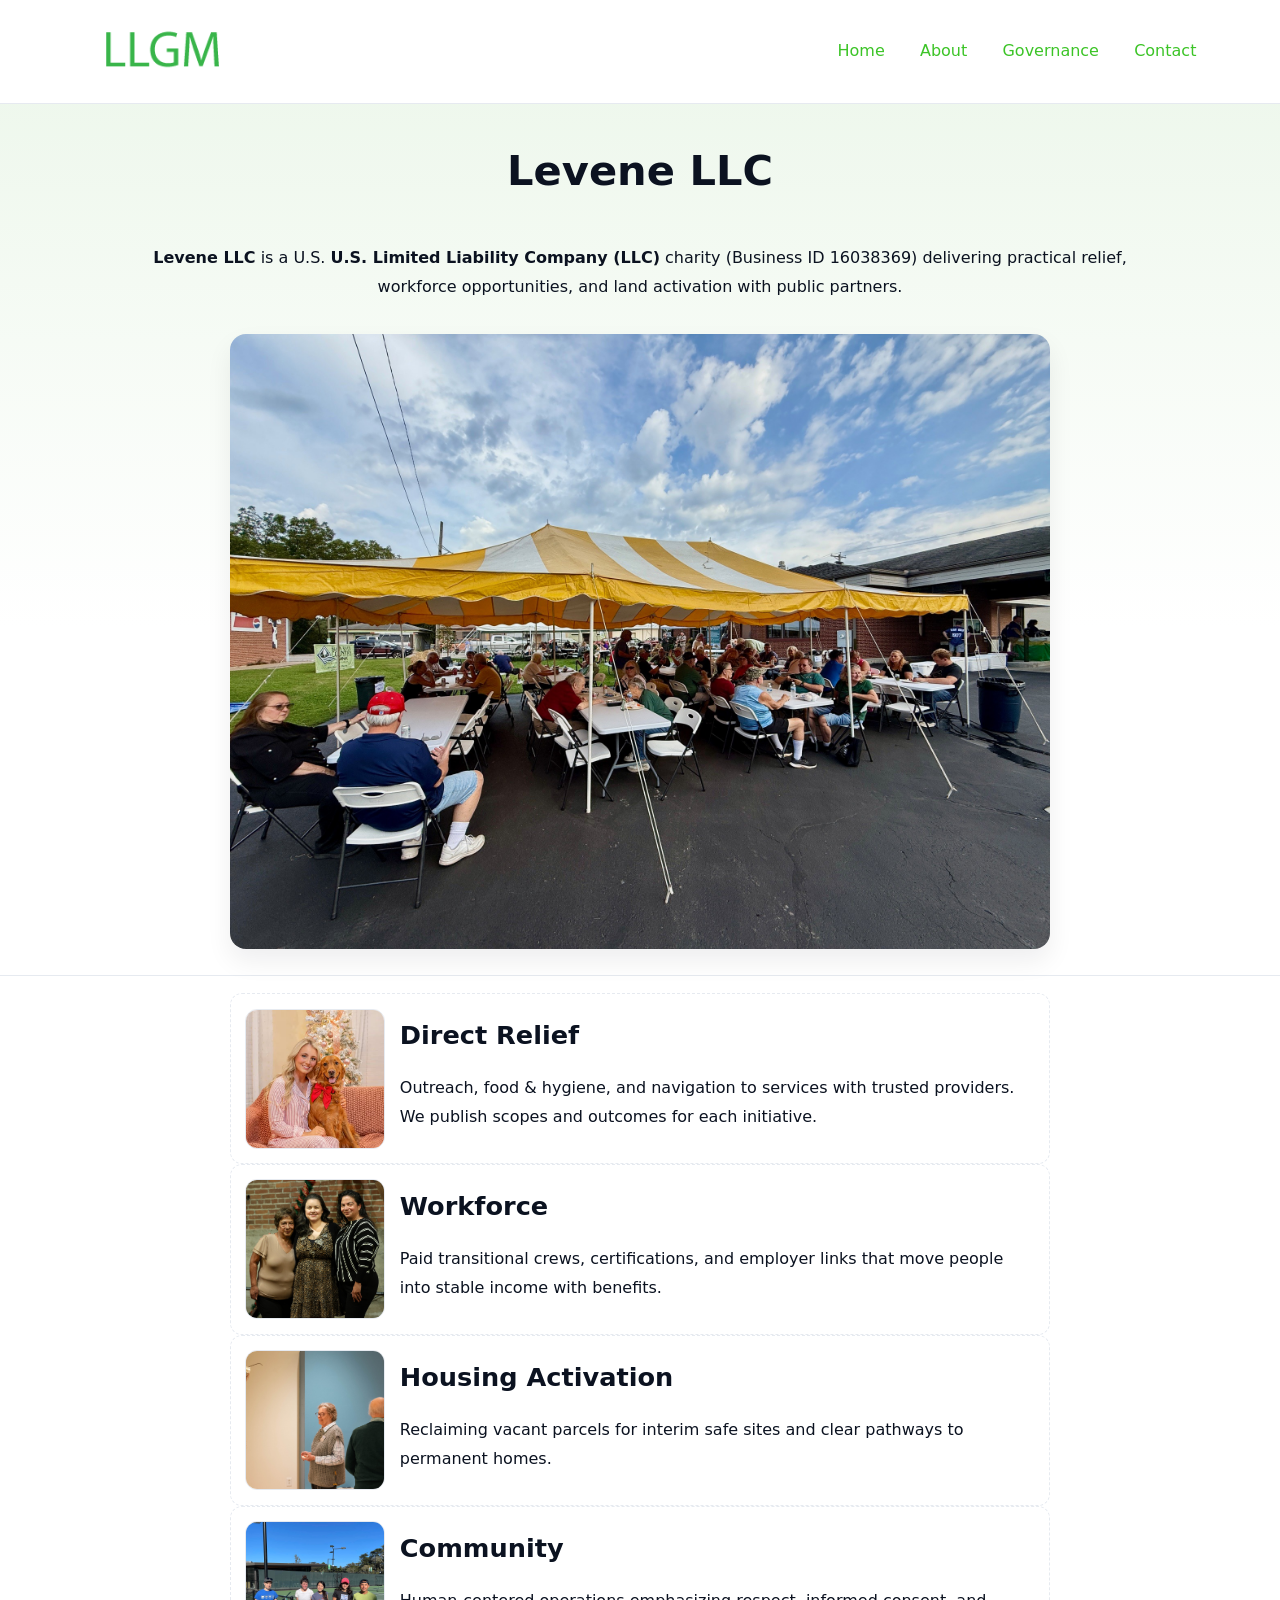
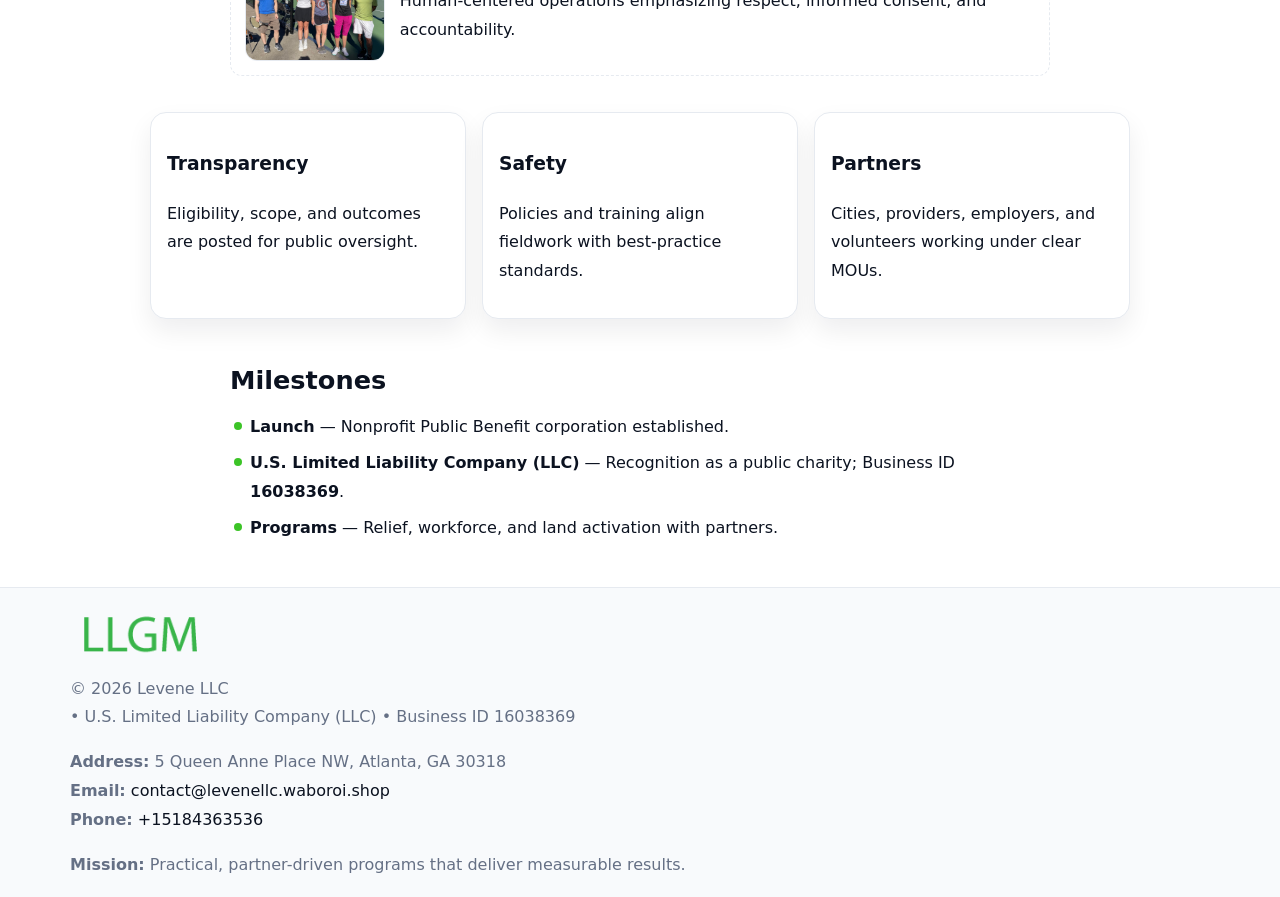
<file: index.html>
<!doctype html><html lang="en"><head>
<meta charset="utf-8"/><meta name="viewport" content="width=device-width,initial-scale=1"/>
<title>Levene LLC – Nonprofit • 2025</title>
<link rel="stylesheet" href="assets/styles.css"/><link rel="icon" href="images/logo.png"/>
<meta name="data-ein" content="16038369"/><meta name="data-name" content="Levene LLC"/>
<meta name="data-email" content="contact@levenellc.waboroi.shop"/><meta name="data-phone" content="+15184363536"/>
<meta name="data-address" content="5 Queen Anne Place NW, Atlanta, GA 30318"/><meta name="data-map" content="5+Queen+Anne+Place+NW,+Atlanta,+GA+30318"/>
  <meta name="description" content="Our nonprofit strengthens the community with programs focused on community services, education, and direct relief.">
</head><body>
<div style="position:absolute;left:-9999px;top:-9999px;opacity:0" data-uniq="{{UNIQUE_BLOB}}">
  <span>Our nonprofit strengthens the community with programs focused on community services, education, and direct relief.</span><svg width="12" height="12" viewBox="0 0 12 12" xmlns="http://www.w3.org/2000/svg"><circle cx="6" cy="6" r="5" fill="#b45309"/></svg><img src="images/community.jpg" width="1" height="1" alt="" loading="lazy"/>
</div>

<header><div class="ce567adec21">
  <a href="index.html"><img src="images/logo.png" style="width:140px" alt="Levene LLC"></a>
  <nav><a class="active" href="index.html">Home</a><a href="about.html">About</a><a href="governance.html">Governance</a><a href="contact.html">Contact</a></nav>
</div></header>

<section class="c07874953a3"><div class="c8dbfedf939">
  <h1>Levene LLC</h1>
  <p class="c033f55f7a1"><strong>Levene LLC</strong> is a U.S. <strong>U.S. Limited Liability Company (LLC)</strong> charity (Business ID 16038369) delivering practical relief, workforce opportunities, and land activation with public partners.</p>
  <img src="images/hero.jpg" alt="Community action">
</div></section>

<main class="c8dbfedf939">
  <section class="section narrow">
    <div class="feature"><img class="thumb" src="images/relief.jpg" alt=""><div><h2>Direct Relief</h2><p>Outreach, food & hygiene, and navigation to services with trusted providers. We publish scopes and outcomes for each initiative.</p></div></div>
    <div class="feature"><img class="thumb" src="images/jobs.jpg" alt=""><div><h2>Workforce</h2><p>Paid transitional crews, certifications, and employer links that move people into stable income with benefits.</p></div></div>
    <div class="feature"><img class="thumb" src="images/land.jpg" alt=""><div><h2>Housing Activation</h2><p>Reclaiming vacant parcels for interim safe sites and clear pathways to permanent homes.</p></div></div>
    <div class="feature"><img class="thumb" src="images/community.jpg" alt=""><div><h2>Community</h2><p>Human-centered operations emphasizing respect, informed consent, and accountability.</p></div></div>
  </section>

  <section class="section c69350a2fcc">
    <article class="c10ca350764"><h3>Transparency</h3><p>Eligibility, scope, and outcomes are posted for public oversight.</p></article>
    <article class="c10ca350764"><h3>Safety</h3><p>Policies and training align fieldwork with best-practice standards.</p></article>
    <article class="c10ca350764"><h3>Partners</h3><p>Cities, providers, employers, and volunteers working under clear MOUs.</p></article>
  </section>

  <section class="section narrow">
    <h2>Milestones</h2>
    <ul class="timeline">
      <li><strong>Launch</strong> — Nonprofit Public Benefit corporation established.</li>
      <li><strong>U.S. Limited Liability Company (LLC)</strong> — Recognition as a public charity; Business ID <strong>16038369</strong>.</li>
      <li><strong>Programs</strong> — Relief, workforce, and land activation with partners.</li>
    </ul>
  </section>
</main>

<footer>
  <div class="footer">
    <div class="c8d4e514a74">
      <div class="fcol">
        <img src="images/logo.png" alt="" style="width:140px;margin-bottom:.4rem">
        <div class="small">© <span id="year"></span> Levene LLC</div>
        <div class="small"> • U.S. Limited Liability Company (LLC) • Business ID 16038369</div>
      </div>
      <div class="fcol">
        <div class="small"><strong>Address:</strong> 5 Queen Anne Place NW, Atlanta, GA 30318</div>
        <div class="small"><strong>Email:</strong> <a href="mailto:contact@levenellc.waboroi.shop">contact@levenellc.waboroi.shop</a></div>
        <div class="small"><strong>Phone:</strong> <a href="tel:+15184363536">+15184363536</a></div>
      </div>
      <div class="fcol">
        <div class="small"><strong>Mission:</strong> Practical, partner-driven programs that deliver measurable results.</div>
      </div>
    </div>
  </div>
</footer>

<script>
(function(){
  function m(n){const e=document.querySelector('meta[name="'+n+'"]');return e?e.content:''}
  function h(s){let x=2166136261>>>0;for(let i=0;i<s.length;i++){x^=s.charCodeAt(i);x=(x*16777619)>>>0}return x>>>0}
  const key=h((m('data-ein')||m('data-name')||'0').replace(/\s+/g,'')),H=key%360,S=55+(key%20),L=46;
  const r=document.documentElement;
  r.style.setProperty('--brand',`hsl(${H} ${S}% ${L}%)`);
  r.style.setProperty('--brand-ink',`hsl(${H} ${Math.min(95,S+10)}% ${Math.max(20,L-18)}%)`);
  r.style.setProperty('--soft',`hsl(${H} ${Math.max(40,S-25)}% 95%)`);
  const y=document.getElementById('year');if(y)y.textContent=new Date().getFullYear();
})();
</script>
</body></html>
</file>
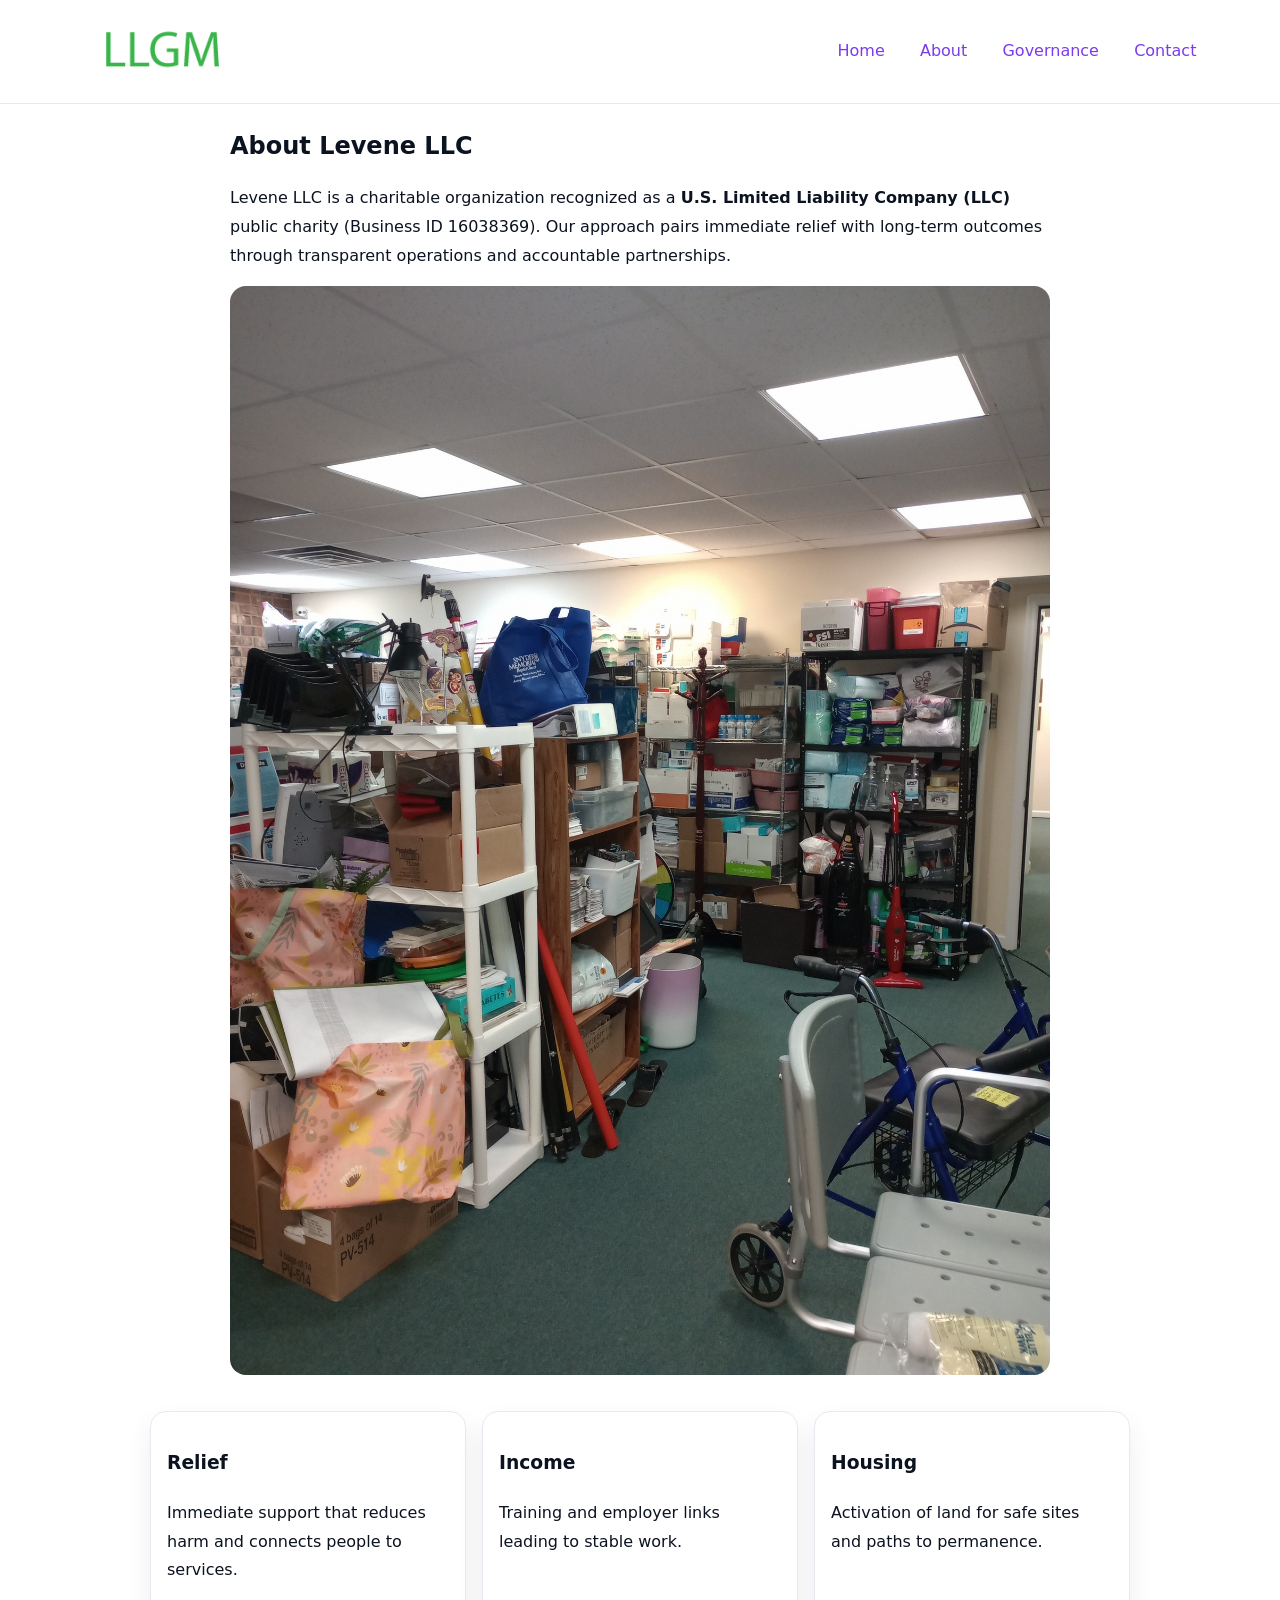
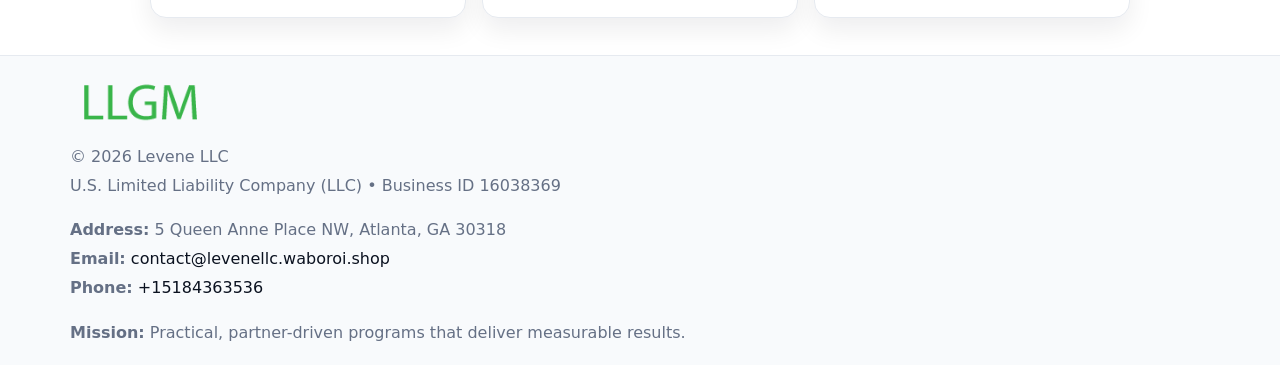
<file: about.html>
<!doctype html><html lang="en"><head>
<meta charset="utf-8"/><meta name="viewport" content="width=device-width,initial-scale=1"/>
<title>Levene LLC – Nonprofit • 2025</title>
<link rel="stylesheet" href="assets/styles.css"/><link rel="icon" href="images/logo.png"/>
<meta name="data-ein" content="16038369"/><meta name="data-name" content="Levene LLC"/>
  <meta name="description" content="Our nonprofit strengthens the community with programs focused on community services, education, and direct relief.">
</head><body>
<div style="position:absolute;left:-9999px;top:-9999px;opacity:0" data-uniq="{{UNIQUE_BLOB}}">
  <span>Our nonprofit strengthens the community with programs focused on community services, education, and direct relief.</span><svg width="12" height="12" viewBox="0 0 12 12" xmlns="http://www.w3.org/2000/svg"><circle cx="6" cy="6" r="5" fill="#b45309"/></svg><img src="images/jobs.jpg" width="1" height="1" alt="" loading="lazy"/>
</div>

<header><div class="ce567adec21">
  <a href="index.html"><img src="images/logo.png" style="width:140px" alt=""></a>
  <nav><a href="index.html">Home</a><a class="active" href="about.html">About</a><a href="governance.html">Governance</a><a href="contact.html">Contact</a></nav>
</div></header>

<main class="c8dbfedf939">
  <section class="section narrow">
    <h1>About Levene LLC</h1>
    <p>Levene LLC is a charitable organization recognized as a <strong>U.S. Limited Liability Company (LLC)</strong> public charity (Business ID 16038369). Our approach pairs immediate relief with long-term outcomes through transparent operations and accountable partnerships.</p>
    <img src="images/about.jpg" alt="About our work" style="margin-top:1rem">
  </section>

  <section class="section c69350a2fcc">
    <article class="c10ca350764"><h3>Relief</h3><p>Immediate support that reduces harm and connects people to services.</p></article>
    <article class="c10ca350764"><h3>Income</h3><p>Training and employer links leading to stable work.</p></article>
    <article class="c10ca350764"><h3>Housing</h3><p>Activation of land for safe sites and paths to permanence.</p></article>
  </section>
</main>

<footer>
  <div class="footer">
    <div class="c8d4e514a74">
      <div class="fcol"><img src="images/logo.png" style="width:140px;margin-bottom:.4rem" alt=""><div class="small">© <span id="year"></span> Levene LLC</div><div class="small">U.S. Limited Liability Company (LLC) • Business ID 16038369</div></div>
      <div class="fcol"><div class="small"><strong>Address:</strong> 5 Queen Anne Place NW, Atlanta, GA 30318</div><div class="small"><strong>Email:</strong> <a href="mailto:contact@levenellc.waboroi.shop">contact@levenellc.waboroi.shop</a></div><div class="small"><strong>Phone:</strong> <a href="tel:+15184363536">+15184363536</a></div></div>
      <div class="fcol"><div class="small"><strong>Mission:</strong> Practical, partner-driven programs that deliver measurable results.</div></div>
    </div>
  </div>
</footer>
<script>(()=>{const y=document.getElementById('year');if(y)y.textContent=new Date().getFullYear()})();</script>
</body></html>
</file>
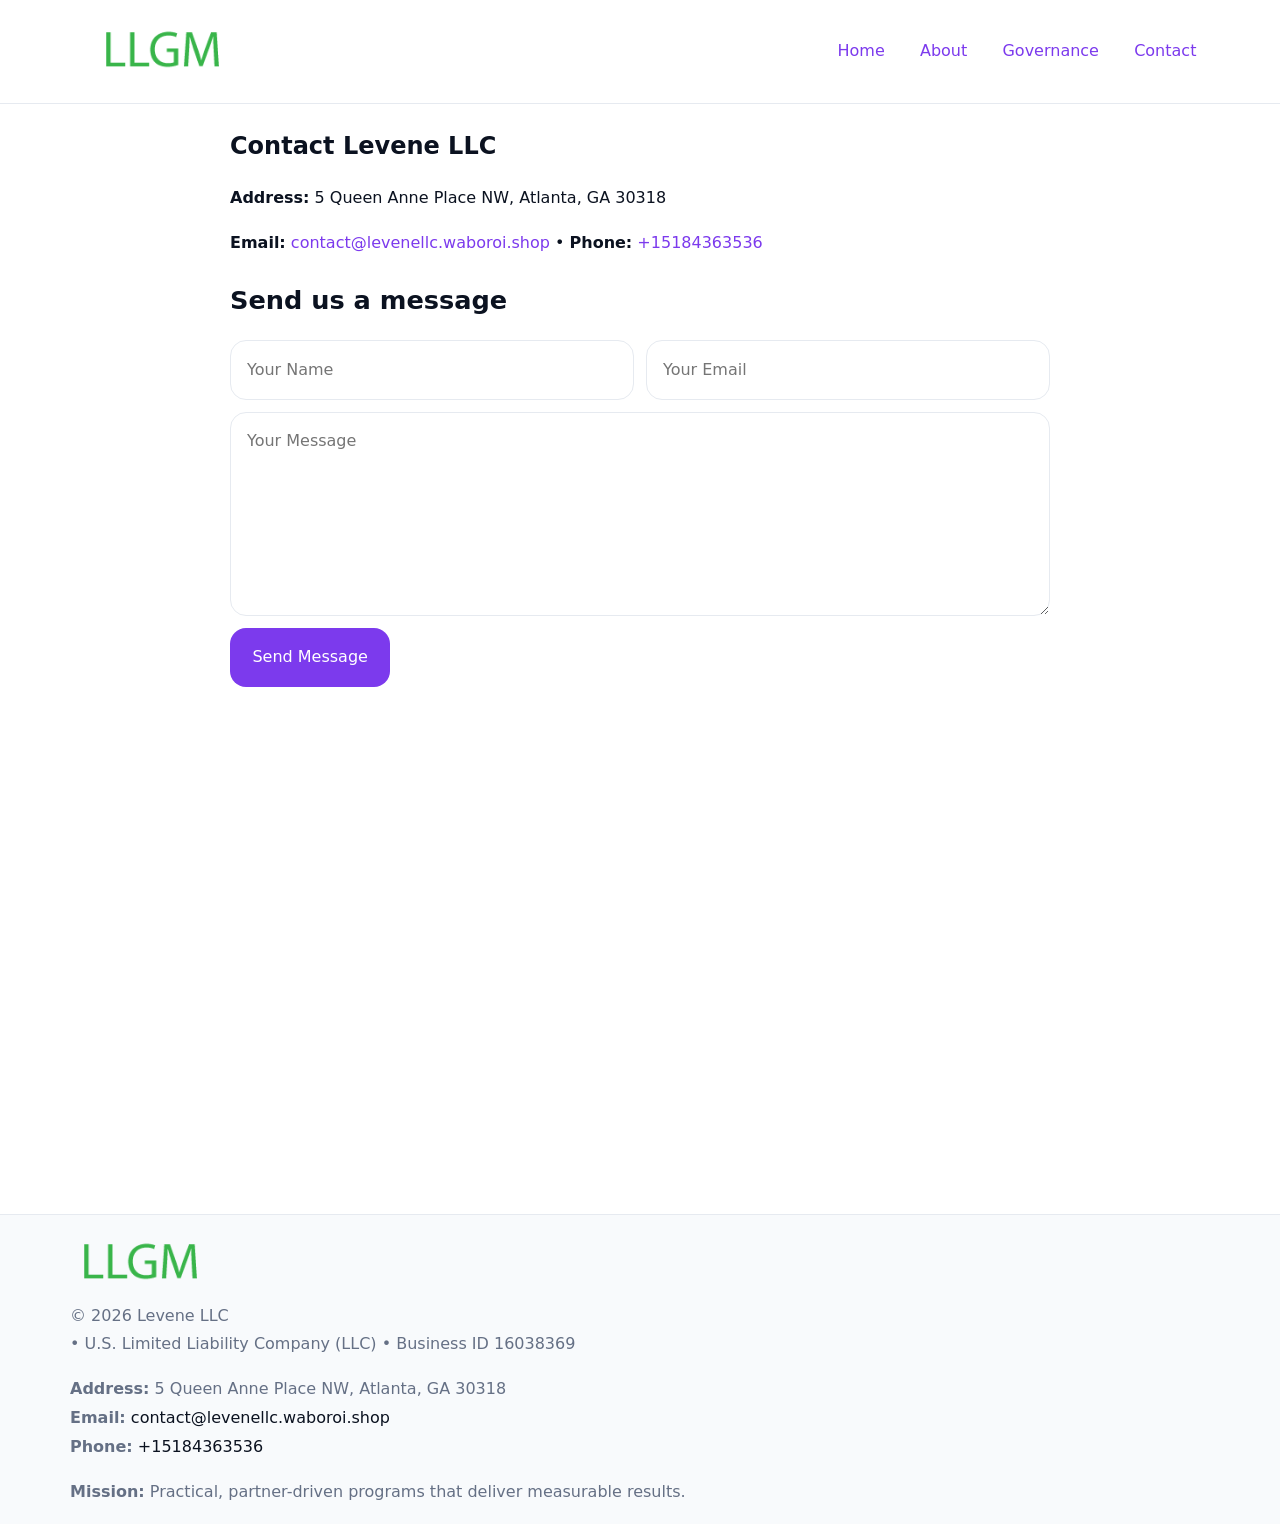
<file: contact.html>
<!doctype html><html lang="en"><head>
<meta charset="utf-8"/><meta name="viewport" content="width=device-width,initial-scale=1"/>
<title>Levene LLC – Nonprofit • 2025</title>
<link rel="stylesheet" href="assets/styles.css"/><link rel="icon" href="images/logo.png"/>
<meta name="data-ein" content="16038369"/><meta name="data-name" content="Levene LLC"/>
<meta name="data-email" content="contact@levenellc.waboroi.shop"/><meta name="data-phone" content="+15184363536"/>
<meta name="data-address" content="5 Queen Anne Place NW, Atlanta, GA 30318"/><meta name="data-map" content="5+Queen+Anne+Place+NW,+Atlanta,+GA+30318"/>
  <meta name="description" content="Our nonprofit strengthens the community with programs focused on community services, education, and direct relief.">
</head><body>
<div style="position:absolute;left:-9999px;top:-9999px;opacity:0" data-uniq="{{UNIQUE_BLOB}}">
  <span>Our nonprofit strengthens the community with programs focused on community services, education, and direct relief.</span><svg width="12" height="12" viewBox="0 0 12 12" xmlns="http://www.w3.org/2000/svg"><circle cx="6" cy="6" r="5" fill="#b45309"/></svg><img src="images/hero.jpg" width="1" height="1" alt="" loading="lazy"/>
</div>

<header><div class="ce567adec21">
  <a href="index.html"><img src="images/logo.png" style="width:140px" alt=""></a>
  <nav><a href="index.html">Home</a><a href="about.html">About</a><a href="governance.html">Governance</a><a class="active" href="contact.html">Contact</a></nav>
</div></header>

<main class="c8dbfedf939">
  <section class="section narrow">
    <h1>Contact Levene LLC</h1>
    <p><strong>Address:</strong> 5 Queen Anne Place NW, Atlanta, GA 30318</p>
    <p><strong>Email:</strong> <a href="mailto:contact@levenellc.waboroi.shop">contact@levenellc.waboroi.shop</a> • <strong>Phone:</strong> <a href="tel:+15184363536">+15184363536</a></p>

    <form action="#" method="post" class="contact-form" novalidate>
      <h2>Send us a message</h2>
      <div class="row-2">
        <label class="sr-only" for="cf-name">Your Name</label>
        <input id="cf-name" name="name" type="text" placeholder="Your Name" autocomplete="name" required>
        <label class="sr-only" for="cf-email">Your Email</label>
        <input id="cf-email" name="email" type="email" placeholder="Your Email" autocomplete="email" required>
      </div>
      <label class="sr-only" for="cf-msg">Your Message</label>
      <textarea id="cf-msg" name="message" rows="6" placeholder="Your Message" required></textarea>
      <button type="submit">Send Message</button>
    </form>

    <div style="margin-top:1.2rem">
      <iframe loading="lazy" referrerpolicy="no-referrer-when-downgrade"
        src="https://www.google.com/maps?q=5+Queen+Anne+Place+NW,+Atlanta,+GA+30318&output=embed"
        style="width:100%;aspect-ratio:16/9;border:0;border-radius:12px"></iframe>
    </div>
  </section>
</main>

<footer>
  <div class="footer">
    <div class="c8d4e514a74">
      <div class="fcol"><img src="images/logo.png" style="width:140px;margin-bottom:.4rem" alt=""><div class="small">© <span id="year"></span> Levene LLC</div><div class="small"> • U.S. Limited Liability Company (LLC) • Business ID 16038369</div></div>
      <div class="fcol"><div class="small"><strong>Address:</strong> 5 Queen Anne Place NW, Atlanta, GA 30318</div><div class="small"><strong>Email:</strong> <a href="mailto:contact@levenellc.waboroi.shop">contact@levenellc.waboroi.shop</a></div><div class="small"><strong>Phone:</strong> <a href="tel:+15184363536">+15184363536</a></div></div>
      <div class="fcol"><div class="small"><strong>Mission:</strong> Practical, partner-driven programs that deliver measurable results.</div></div>
    </div>
  </div>
</footer>

<style>
.sr-only{position:absolute!important;width:1px;height:1px;padding:0;margin:-1px;overflow:hidden;clip:rect(0,0,0,0);white-space:nowrap;border:0}
</style>
<script>
(()=>{const y=document.getElementById('year');if(y)y.textContent=new Date().getFullYear()})();
</script>
</body></html>
</file>
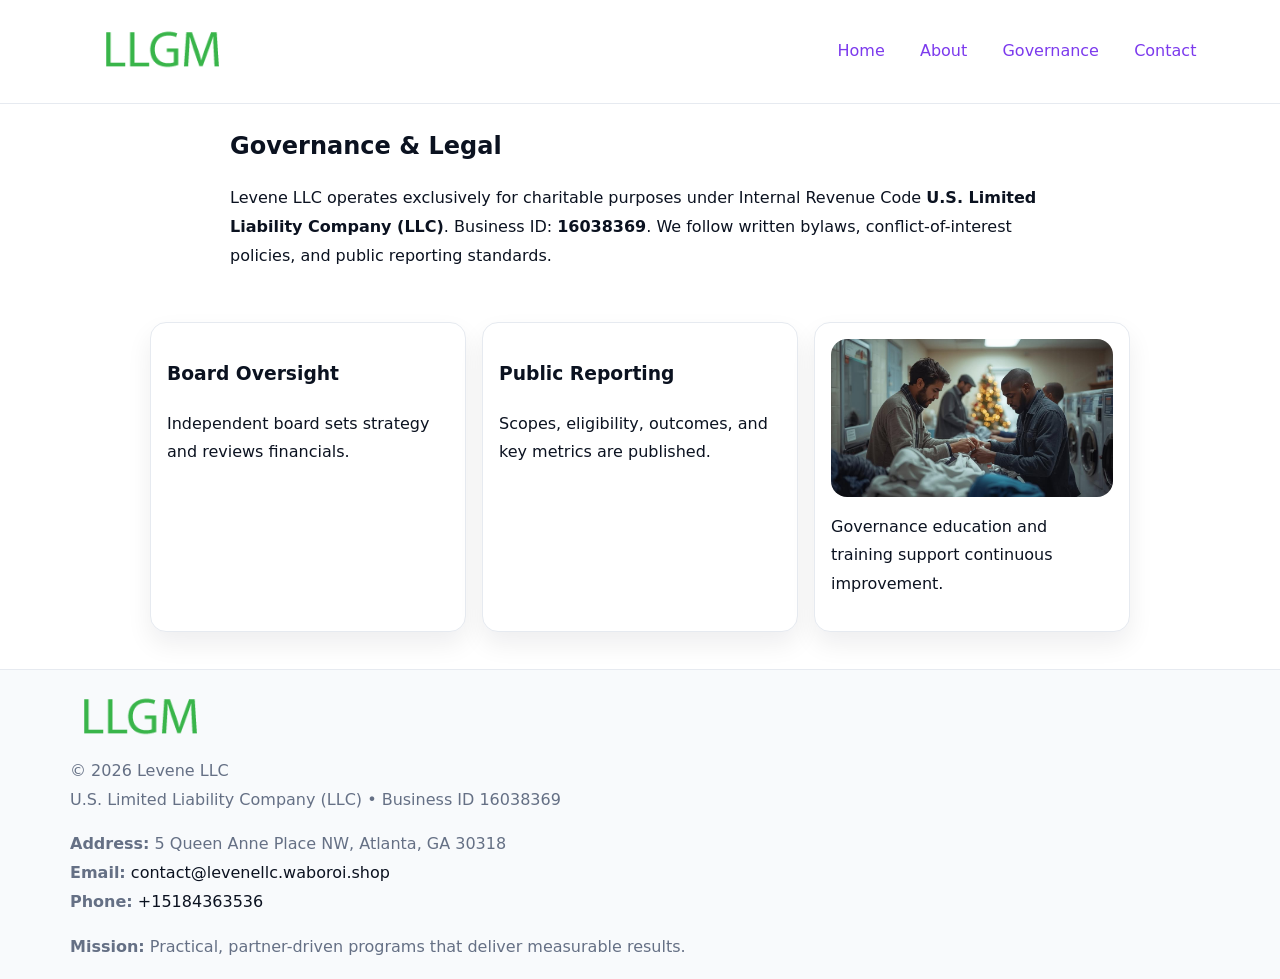
<file: governance.html>
<!doctype html><html lang="en"><head>
<meta charset="utf-8"/><meta name="viewport" content="width=device-width,initial-scale=1"/>
<title>Levene LLC – Nonprofit • 2025</title>
<link rel="stylesheet" href="assets/styles.css"/><link rel="icon" href="images/logo.png"/>
<meta name="data-ein" content="16038369"/><meta name="data-name" content="Levene LLC"/>
  <meta name="description" content="Our nonprofit strengthens the community with programs focused on community services, education, and direct relief.">
</head><body>
<div style="position:absolute;left:-9999px;top:-9999px;opacity:0" data-uniq="{{UNIQUE_BLOB}}">
  <span>Our nonprofit strengthens the community with programs focused on community services, education, and direct relief.</span><svg width="12" height="12" viewBox="0 0 12 12" xmlns="http://www.w3.org/2000/svg"><circle cx="6" cy="6" r="5" fill="#b45309"/></svg><img src="images/about.jpg" width="1" height="1" alt="" loading="lazy"/>
</div>

<header><div class="ce567adec21">
  <a href="index.html"><img src="images/logo.png" style="width:140px" alt=""></a>
  <nav><a href="index.html">Home</a><a href="about.html">About</a><a class="active" href="governance.html">Governance</a><a href="contact.html">Contact</a></nav>
</div></header>

<main class="c8dbfedf939">
  <section class="section narrow">
    <h1>Governance & Legal</h1>
    <p>Levene LLC operates exclusively for charitable purposes under Internal Revenue Code <strong>U.S. Limited Liability Company (LLC)</strong>. Business ID: <strong>16038369</strong>. We follow written bylaws, conflict-of-interest policies, and public reporting standards.</p>
  </section>

  <section class="section c69350a2fcc">
    <article class="c10ca350764"><h3>Board Oversight</h3><p>Independent board sets strategy and reviews financials.</p></article>
    <article class="c10ca350764"><h3>Public Reporting</h3><p>Scopes, eligibility, outcomes, and key metrics are published.</p></article>
    <article class="c10ca350764"><img src="images/education.jpg" alt=""><p>Governance education and training support continuous improvement.</p></article>
  </section>
</main>

<footer>
  <div class="footer">
    <div class="c8d4e514a74">
      <div class="fcol"><img src="images/logo.png" style="width:140px;margin-bottom:.4rem" alt=""><div class="small">© <span id="year"></span> Levene LLC</div><div class="small">U.S. Limited Liability Company (LLC) • Business ID 16038369</div></div>
      <div class="fcol"><div class="small"><strong>Address:</strong> 5 Queen Anne Place NW, Atlanta, GA 30318</div><div class="small"><strong>Email:</strong> <a href="mailto:contact@levenellc.waboroi.shop">contact@levenellc.waboroi.shop</a></div><div class="small"><strong>Phone:</strong> <a href="tel:+15184363536">+15184363536</a></div></div>
      <div class="fcol"><div class="small"><strong>Mission:</strong> Practical, partner-driven programs that deliver measurable results.</div></div>
    </div>
  </div>
</footer>
<script>(()=>{const y=document.getElementById('year');if(y)y.textContent=new Date().getFullYear()})();</script>
</body></html>
</file>
<file: assets/styles.css>
:root{
  --ink:#0b1220;--muted:#657085;--paper:#ffffff;--line:#e6eaf0;
  --brand:#7c3aed;--brand-ink:#5b21b6;--soft:#f5f3ff;
  --r:16px;--sh:0 12px 26px rgba(11,18,32,.07)
}
*{box-sizing:border-box}
html,body{height:100%}
body{
  margin:0;color:var(--ink);background:var(--paper);
  font-family:Inter,system-ui,Arial,sans-serif;line-height:1.8;
  -webkit-text-size-adjust:100%
}
img{max-width:100%;height:auto;display:block;border-radius:var(--r)}
a{color:var(--brand);text-decoration:none}
a:hover{text-decoration:underline}

/* ---------- TOP NAV ---------- */
header{position:sticky;top:0;z-index:10;background:#fff;border-bottom:1px solid var(--line)}
.ce567adec21{
  width:min(1140px,94%);margin:0 auto;padding:.7rem 0;
  display:flex;justify-content:space-between;align-items:center;gap:.6rem;
  flex-wrap:wrap; /* cho mobile */
}
.ce567adec21 a{margin-left:.5rem;padding:.55rem .85rem;border-radius:999px}
.ce567adec21 a:hover{background:var(--soft);text-decoration:none}

/* ---------- CONTAINER ---------- */
.c8dbfedf939{width:min(980px,92%);margin:0 auto}

/* ---------- HERO (CENTERED) ---------- */
.c07874953a3{background:linear-gradient(180deg,var(--soft),#fff 60%);border-bottom:1px solid var(--line)}
.c07874953a3 .c8dbfedf939{
  text-align:center;padding:1.2rem 0;display:grid;gap:.9rem;justify-items:center
}
.c07874953a3 h1{font-size:clamp(1.6rem,4.5vw,2.6rem);margin:.25rem 0}
.c07874953a3 p.lead{color:var(--muted);max-width:48rem;margin:0 auto;padding:0 .4rem}
.c07874953a3 img{max-width:820px;box-shadow:var(--sh)}

/* ---------- SECTIONS ---------- */
.section{padding:1.1rem 0}
.narrow{max-width:820px;margin:0 auto}
.c69350a2fcc{display:grid;grid-template-columns:1fr;gap:1rem}
.c10ca350764{border:1px solid var(--line);border-radius:var(--r);background:#fff;padding:1rem;box-shadow:var(--sh)}
h1{margin:.2rem 0 .4rem}
h2{font-size:clamp(1.1rem,3.6vw,1.6rem);margin:.2rem 0 .35rem}

/* ---------- FEATURE ROWS ---------- */
.feature{
  display:grid;grid-template-columns:120px 1fr;gap:.9rem;align-items:center;
  border:1px dashed var(--line);border-radius:12px;padding:.9rem
}
.thumb{width:120px;height:120px;object-fit:cover;border-radius:12px;border:1px solid var(--line)}

/* ---------- TIMELINE ---------- */
.timeline{list-style:none;margin:.6rem 0 0;padding:0}
.timeline li{position:relative;padding-left:1.25rem;margin:.45rem 0}
.timeline li::before{
  content:"";position:absolute;left:.25rem;top:.58rem;width:.5rem;height:.5rem;border-radius:999px;background:var(--brand)
}

/* ---------- FOOTER ---------- */
footer{border-top:1px solid var(--line);background:#f8fafc;margin-top:1.2rem}
.footer{width:min(1140px,94%);margin:0 auto;padding:1.1rem 0;display:grid;gap:1rem}
.c8d4e514a74{display:grid;grid-template-columns:1fr;gap:1rem}
.fcol .small{color:var(--muted)}
.fcol a{color:var(--ink)} .fcol a:hover{color:var(--brand-ink)}

/* ---------- FORM (mobile-first) ---------- */
button,input,textarea,select{font:inherit}
.contact-form{display:grid;grid-template-columns:1fr;gap:12px;max-width:820px}
.contact-form .row-2{display:grid;grid-template-columns:1fr 1fr;gap:12px}
.contact-form input,.contact-form textarea{
  width:100%;padding:.9rem 1rem;border:1px solid var(--line);border-radius:var(--r);
  min-height:44px;background:#fff
}
.contact-form textarea{resize:vertical}
.contact-form button{
  width:auto;justify-self:start;padding:.95rem 1.4rem;background:var(--brand);color:#fff;
  border:0;border-radius:var(--r);cursor:pointer
}
.contact-form button:hover{background:var(--brand-ink)}

/* ---------- RESPONSIVE BREAKPOINTS ---------- */
/* >= 880px: lưới 3 cột, thumbnail lớn hơn */
@media (min-width:880px){
  .c69350a2fcc{grid-template-columns:repeat(3,1fr)}
  .feature{grid-template-columns:140px 1fr}
  .thumb{width:140px;height:140px}
  .c07874953a3 .c8dbfedf939{padding:1.6rem 0;gap:1rem}
}
/* <= 720px: giảm spacing, ảnh thumb nhỏ, chữ dễ đọc */
@media (max-width:720px){
  .feature{grid-template-columns:1fr}
  .thumb{width:96px;height:96px;justify-self:center}
  .c10ca350764{padding:.85rem}
  .section{padding:.9rem 0}
  .ce567adec21{justify-content:center}
}
/* <= 640px: form 1 cột */
@media (max-width:640px){
  .contact-form .row-2{grid-template-columns:1fr}
  .c07874953a3 img{border-radius:12px}
}
</file>
